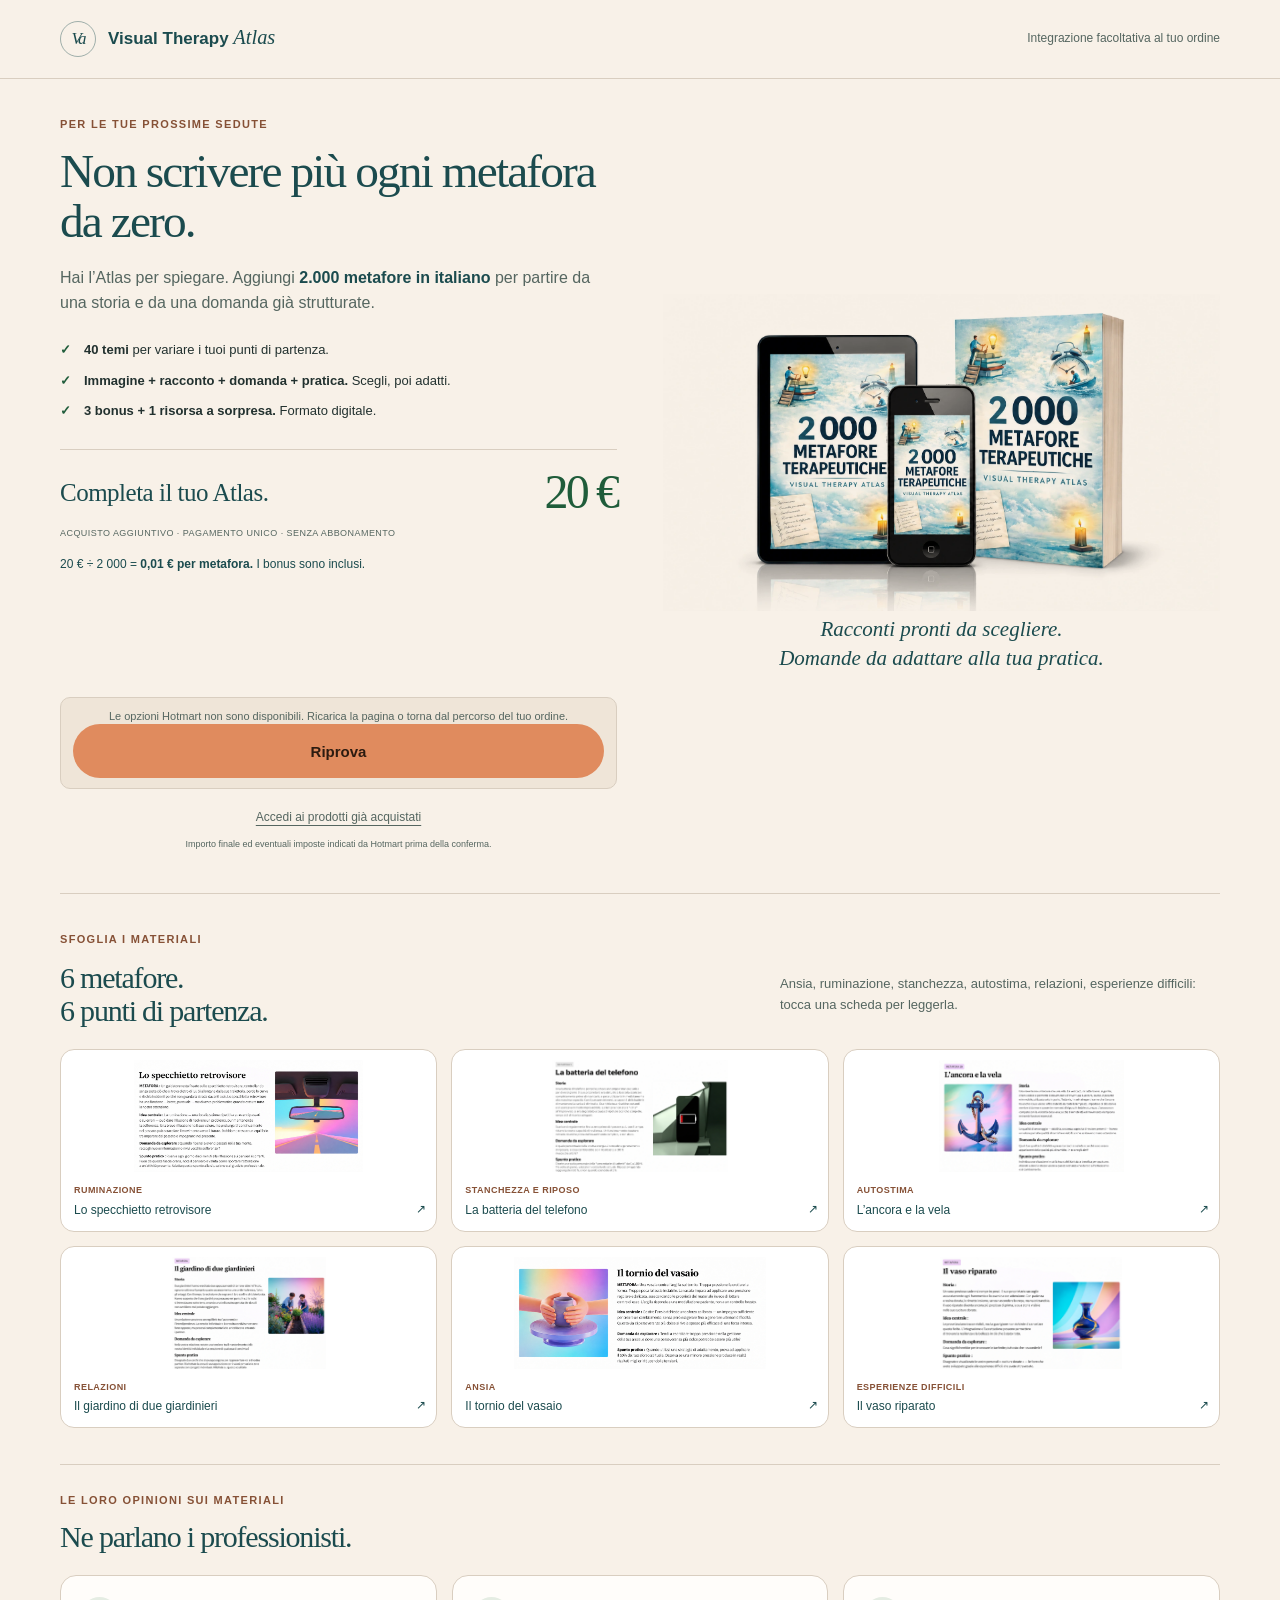
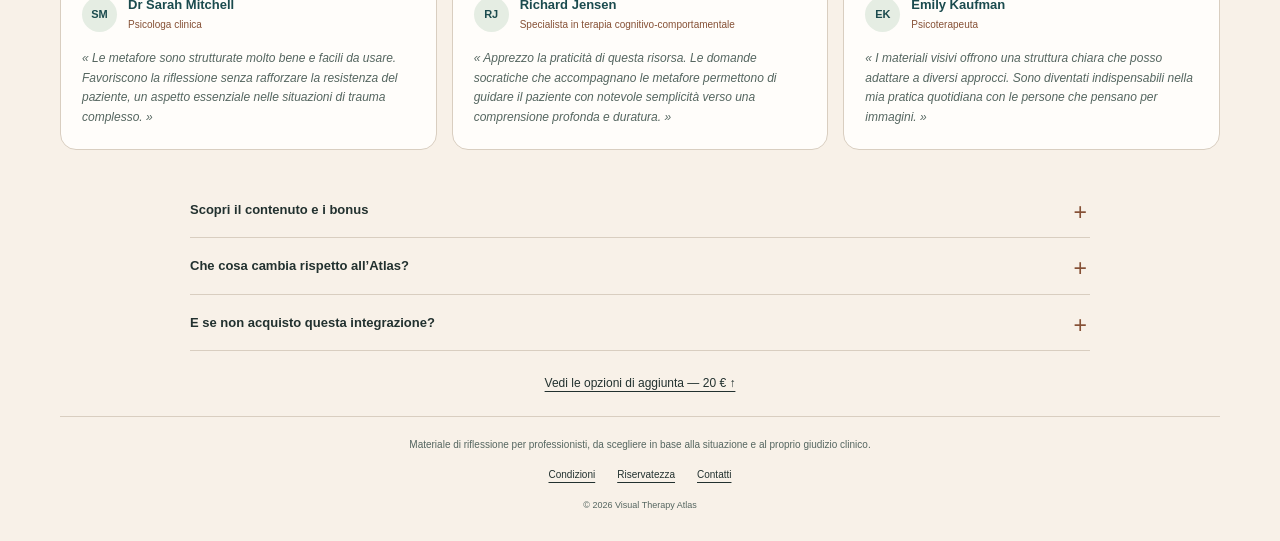
<file: index.html>
<!doctype html>
<html lang="it-IT"><head>
<meta charset="utf-8"><meta name="viewport" content="width=device-width,initial-scale=1">
<meta name="robots" content="noindex,nofollow"><meta name="theme-color" content="#1B4B4E">
<meta name="description" content="Aggiungi al tuo Atlas 2.000 metafore illustrate in italiano: racconti, domande e spunti di lavoro. Integrazione facoltativa, 20 € con pagamento unico.">
<title>Completa il tuo Atlas — 2.000 metafore</title>
<link rel="stylesheet" href="style.css"><script src="config.js?v=oneclick-1" defer></script><script src="main.js?v=oneclick-1" defer></script>
</head><body class="short-upsell">
<a class="skip" href="#contenu">Vai al contenuto</a>
<header class="brandbar"><div class="wrap brandline"><a class="brand" href="#contenu"><span class="mark" aria-hidden="true">Va</span><span>Visual Therapy <em>Atlas</em></span></a><span class="brandnote">Integrazione facoltativa al tuo ordine</span></div></header>
<main id="contenu">
<section class="fast-hero wrap" aria-labelledby="hero-title">
<div class="fast-copy">
<p class="eyebrow">Per le tue prossime sedute</p>
<h1 id="hero-title">Non scrivere più ogni metafora da zero.</h1>
<p class="fast-sub">Hai l’Atlas per spiegare. Aggiungi <strong>2.000 metafore in italiano</strong> per partire da una storia e da una domanda già strutturate.</p>
<ul class="fast-benefits"><li><strong>40 temi</strong> per variare i tuoi punti di partenza.</li><li><strong>Immagine + racconto + domanda + pratica.</strong> Scegli, poi adatti.</li><li><strong>3 bonus + 1 risorsa a sorpresa.</strong> Formato digitale.</li></ul>
<div class="fast-decision" id="ajouter" aria-labelledby="decision-title">
<div class="fast-price-row"><h2 id="decision-title">Completa il tuo Atlas.</h2><div class="fast-price">20&nbsp;€</div></div>
<p class="fast-payment">ACQUISTO AGGIUNTIVO · PAGAMENTO UNICO · SENZA ABBONAMENTO</p>
<p class="fast-unit-value">20 € ÷ 2 000 = <strong>0,01 € per metafora.</strong> I bonus sono inclusi.</p>
<div id="hotmart-sales-funnel"></div>
<div id="hotmart-status" role="status"><p id="hotmart-status-text">Caricamento delle opzioni sicure Hotmart…</p><button id="hotmart-retry" class="button" type="button" hidden>Riprova</button></div>
<a class="decline" href="obrigado.html">Accedi ai prodotti già acquistati</a>
<p class="fast-tax">Importo finale ed eventuali imposte indicati da Hotmart prima della conferma.</p>
</div>
</div>
<figure class="fast-visual"><img class="fast-product" src="assets/hero.webp" alt="Biblioteca di 2.000 metafore terapeutiche in italiano su tablet, telefono e copertina digitale" width="1600" height="909" fetchpriority="high"><figcaption>Racconti pronti da scegliere.<br>Domande da adattare alla tua pratica.</figcaption></figure>
</section>
<section class="fast-example wrap" aria-labelledby="example-title">
<div class="fast-example-copy"><p class="eyebrow">Sfoglia i materiali</p><h2 id="example-title">6 metafore.<br>6 punti di partenza.</h2><p>Ansia, ruminazione, stanchezza, autostima, relazioni, esperienze difficili: tocca una scheda per leggerla.</p></div>
<div class="fast-sample-grid">
<button class="fast-sample" type="button" data-image="assets/anxiety-2.webp" data-title="Lo specchietto retrovisore" aria-label="Ingrandisci la metafora dello specchietto retrovisore"><img src="assets/anxiety-2.webp" alt="Metafora italiana dello specchietto retrovisore per esplorare la ruminazione" width="1600" height="784" loading="lazy"><span><small>Ruminazione</small>Lo specchietto retrovisore <b aria-hidden="true">↗</b></span></button>
<button class="fast-sample" type="button" data-image="assets/burnout-2.webp" data-title="La batteria del telefono" aria-label="Ingrandisci la metafora della batteria del telefono"><img src="assets/burnout-2.webp" alt="Metafora italiana della batteria del telefono su stanchezza e riposo" width="1573" height="1000" loading="lazy"><span><small>Stanchezza e riposo</small>La batteria del telefono <b aria-hidden="true">↗</b></span></button>
<button class="fast-sample" type="button" data-image="assets/selfesteem-2.webp" data-title="L’ancora e la vela" aria-label="Ingrandisci la metafora dell’ancora e della vela"><img src="assets/selfesteem-2.webp" alt="Metafora italiana dell’ancora e della vela sull’autostima" width="1600" height="971" loading="lazy"><span><small>Autostima</small>L’ancora e la vela <b aria-hidden="true">↗</b></span></button>
<button class="fast-sample" type="button" data-image="assets/relationships-1.webp" data-title="Il giardino di due giardinieri" aria-label="Ingrandisci la metafora del giardino di due giardinieri"><img src="assets/relationships-1.webp" alt="Metafora italiana del giardino di due giardinieri sulle relazioni" width="1470" height="1070" loading="lazy"><span><small>Relazioni</small>Il giardino di due giardinieri <b aria-hidden="true">↗</b></span></button>
<button class="fast-sample" type="button" data-image="assets/anxiety-1.webp" data-title="Il tornio del vasaio" aria-label="Ingrandisci la metafora del tornio del vasaio"><img src="assets/anxiety-1.webp" alt="Metafora italiana del tornio del vasaio su ansia e pressione" width="1600" height="711" loading="lazy"><span><small>Ansia</small>Il tornio del vasaio <b aria-hidden="true">↗</b></span></button>
<button class="fast-sample" type="button" data-image="assets/trauma-1.webp" data-title="Il vaso riparato" aria-label="Ingrandisci la metafora del vaso riparato"><img src="assets/trauma-1.webp" alt="Metafora italiana del vaso riparato sulle esperienze difficili" width="1599" height="984" loading="lazy"><span><small>Esperienze difficili</small>Il vaso riparato <b aria-hidden="true">↗</b></span></button>
</div>
</section>
<section class="fast-testimonials wrap" aria-labelledby="testimonials-title">
<div class="testimonials-head"><div><p class="eyebrow">Le loro opinioni sui materiali</p><h2 id="testimonials-title">Ne parlano i professionisti.</h2></div><p class="testimonials-hint">Scorri le recensioni →</p></div>
<div class="testimonial-grid" role="list" aria-label="Tre opinioni di professionisti">
<article class="testimonial-card" role="listitem" tabindex="0"><header><span class="testimonial-initials" aria-hidden="true">SM</span><div><h3>Dr Sarah Mitchell</h3><p>Psicologa clinica</p></div></header><blockquote>« Le metafore sono strutturate molto bene e facili da usare. Favoriscono la riflessione senza rafforzare la resistenza del paziente, un aspetto essenziale nelle situazioni di trauma complesso. »</blockquote></article>
<article class="testimonial-card" role="listitem" tabindex="0"><header><span class="testimonial-initials" aria-hidden="true">RJ</span><div><h3>Richard Jensen</h3><p>Specialista in terapia cognitivo-comportamentale</p></div></header><blockquote>« Apprezzo la praticità di questa risorsa. Le domande socratiche che accompagnano le metafore permettono di guidare il paziente con notevole semplicità verso una comprensione profonda e duratura. »</blockquote></article>
<article class="testimonial-card" role="listitem" tabindex="0"><header><span class="testimonial-initials" aria-hidden="true">EK</span><div><h3>Emily Kaufman</h3><p>Psicoterapeuta</p></div></header><blockquote>« I materiali visivi offrono una struttura chiara che posso adattare a diversi approcci. Sono diventati indispensabili nella mia pratica quotidiana con le persone che pensano per immagini. »</blockquote></article>
</div>
</section>
<section class="fast-details wrap" aria-label="Contenuto e domande">
<details><summary>Scopri il contenuto e i bonus</summary><div class="details-body"><p><strong>La biblioteca:</strong> 2.000 metafore illustrate su 40 temi, con racconto, idea centrale, domanda aperta e spunto pratico.</p><ul><li>Bonus 1: accompagnare le persone che si sentono giudicate.</li><li>Bonus 2: 75 metafore per bambini e adolescenti.</li><li>Bonus 3: procrastinazione ed evitamento.</li><li>In più: una risorsa complementare a sorpresa.</li></ul><p>File digitali in italiano, da consultare o stampare secondo la licenza. Non viene spedito alcun libro cartaceo.</p></div></details>
<details><summary>Che cosa cambia rispetto all’Atlas?</summary><div class="details-body"><p>L’Atlas organizza i concetti in schemi e comprende già 32 metafore visive. Questa integrazione aggiunge un’ampia biblioteca di racconti e domande per variare i tuoi materiali. Il tuo Atlas resta utilizzabile da solo.</p></div></details>
<details><summary>E se non acquisto questa integrazione?</summary><div class="details-body"><p>Conservi i prodotti già acquistati. Rifiutare questa aggiunta non blocca il tuo accesso. I 20 € si riferiscono solo a questa integrazione facoltativa, con pagamento unico.</p></div></details>
<p class="fast-return"><a href="#ajouter">Vedi le opzioni di aggiunta — 20&nbsp;€ ↑</a></p>
</section>
</main>
<footer class="fast-footer wrap"><p>Materiale di riflessione per professionisti, da scegliere in base alla situazione e al proprio giudizio clinico.</p><nav aria-label="Informazioni"><a href="informations.html#conditions">Condizioni</a><a href="informations.html#confidentialite">Riservatezza</a><a href="informations.html#contact">Contatti</a></nav><p id="owner-line" hidden></p><small>© 2026 Visual Therapy Atlas</small></footer>
<dialog id="image-dialog" aria-labelledby="dialog-title"><div class="dialog-bar"><h2 id="dialog-title">Lo specchietto retrovisore</h2><button type="button" id="close-dialog" aria-label="Chiudi l’anteprima">Chiudi ✕</button></div><div class="dialog-image"><img id="dialog-img" alt="Scheda ingrandita della metafora" width="1600" height="784"></div><p>Sul telefono, scorri orizzontalmente per leggere.</p></dialog>
</body></html>
</file>
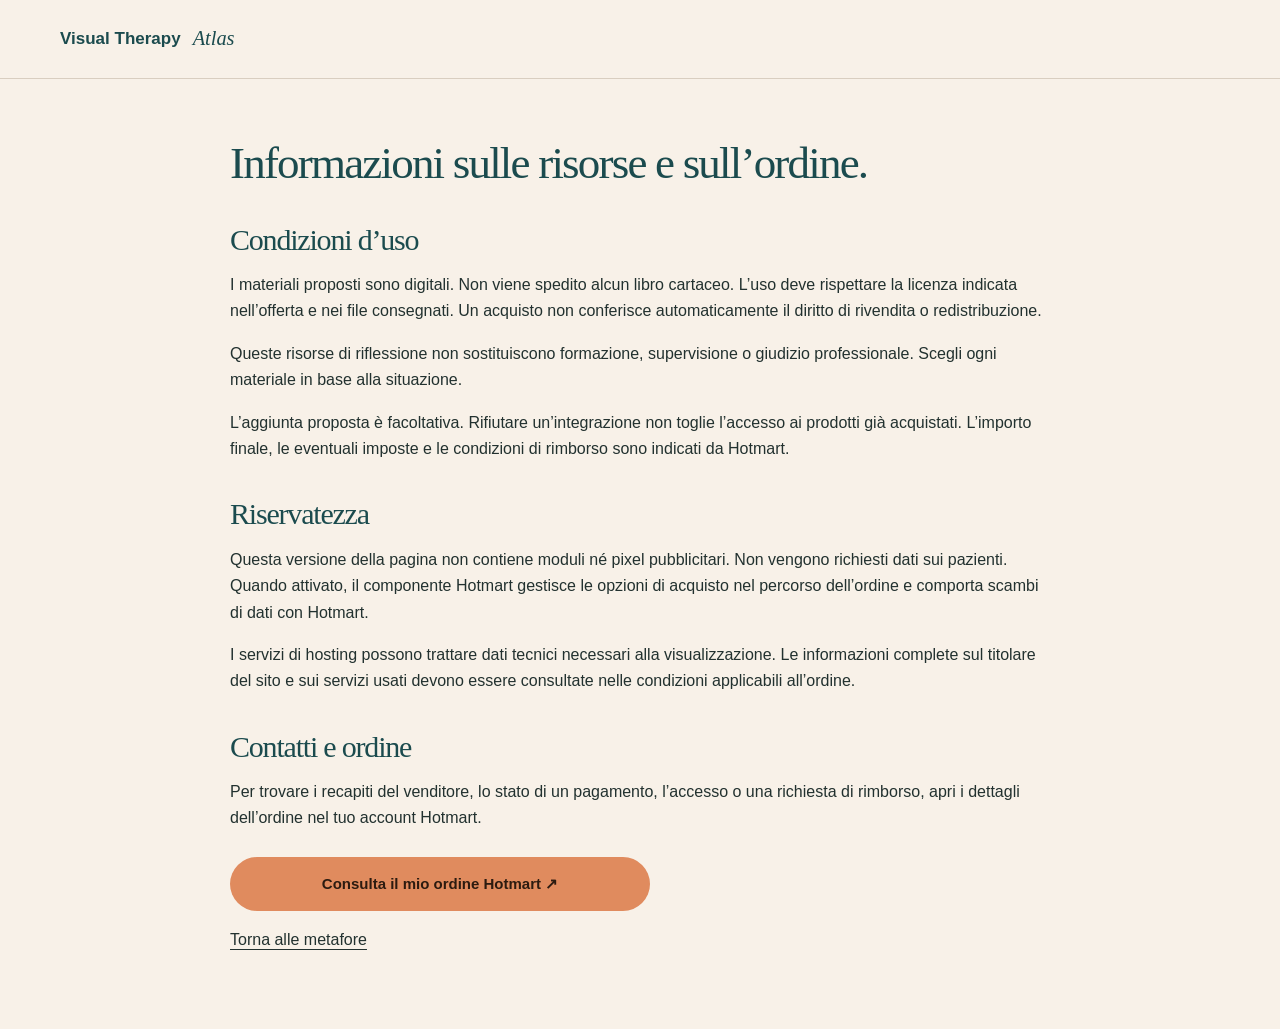
<file: informations.html>
<!doctype html><html lang="it-IT"><head><meta charset="utf-8"><meta name="viewport" content="width=device-width,initial-scale=1"><meta name="robots" content="noindex,nofollow"><title>Informazioni | Visual Therapy Atlas</title><link rel="stylesheet" href="style.css"></head><body><header class="brandbar"><div class="wrap brandline"><a class="brand" href="index.html">Visual Therapy <em>Atlas</em></a></div></header><main class="simple wrap"><h1>Informazioni sulle risorse e sull’ordine.</h1><section id="conditions"><h2>Condizioni d’uso</h2><p>I materiali proposti sono digitali. Non viene spedito alcun libro cartaceo. L’uso deve rispettare la licenza indicata nell’offerta e nei file consegnati. Un acquisto non conferisce automaticamente il diritto di rivendita o redistribuzione.</p><p>Queste risorse di riflessione non sostituiscono formazione, supervisione o giudizio professionale. Scegli ogni materiale in base alla situazione.</p><p>L’aggiunta proposta è facoltativa. Rifiutare un’integrazione non toglie l’accesso ai prodotti già acquistati. L’importo finale, le eventuali imposte e le condizioni di rimborso sono indicati da Hotmart.</p></section><section id="confidentialite"><h2>Riservatezza</h2><p>Questa versione della pagina non contiene moduli né pixel pubblicitari. Non vengono richiesti dati sui pazienti. Quando attivato, il componente Hotmart gestisce le opzioni di acquisto nel percorso dell’ordine e comporta scambi di dati con Hotmart.</p><p>I servizi di hosting possono trattare dati tecnici necessari alla visualizzazione. Le informazioni complete sul titolare del sito e sui servizi usati devono essere consultate nelle condizioni applicabili all’ordine.</p></section><section id="contact"><h2>Contatti e ordine</h2><p>Per trovare i recapiti del venditore, lo stato di un pagamento, l’accesso o una richiesta di rimborso, apri i dettagli dell’ordine nel tuo account Hotmart.</p><a class="button" href="https://consumer.hotmart.com/">Consulta il mio ordine Hotmart ↗</a></section><p><a href="index.html">Torna alle metafore</a></p></main></body></html>
</file>
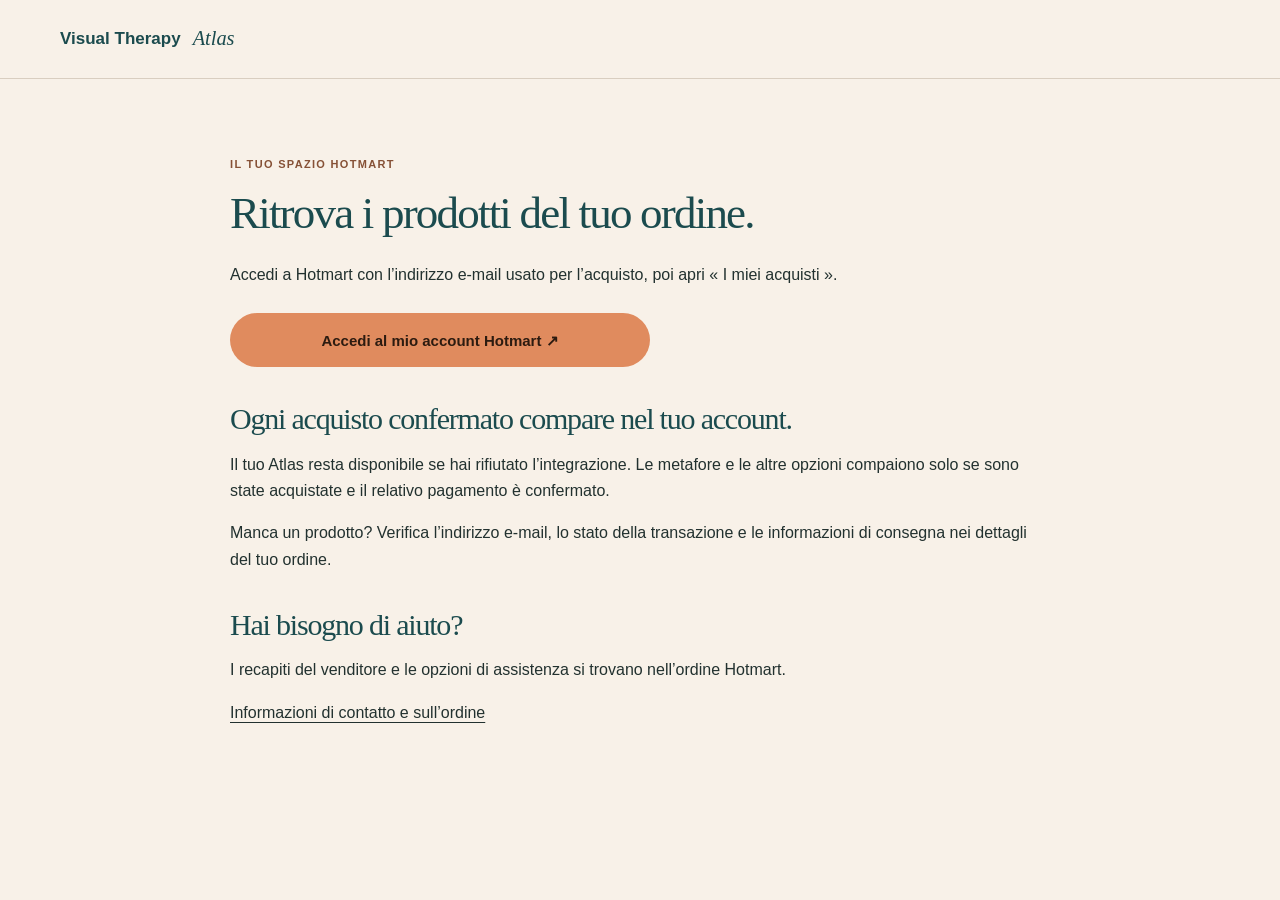
<file: obrigado.html>
<!doctype html><html lang="it-IT"><head><meta charset="utf-8"><meta name="viewport" content="width=device-width,initial-scale=1"><meta name="robots" content="noindex,nofollow"><title>I tuoi accessi | Visual Therapy Atlas</title><link rel="stylesheet" href="style.css"></head><body><header class="brandbar"><div class="wrap brandline"><a class="brand" href="index.html">Visual Therapy <em>Atlas</em></a></div></header><main class="simple wrap"><p class="eyebrow">Il tuo spazio Hotmart</p><h1>Ritrova i prodotti del tuo ordine.</h1><p>Accedi a Hotmart con l’indirizzo e-mail usato per l’acquisto, poi apri « I miei acquisti ».</p><a class="button" href="https://consumer.hotmart.com/">Accedi al mio account Hotmart ↗</a><h2>Ogni acquisto confermato compare nel tuo account.</h2><p>Il tuo Atlas resta disponibile se hai rifiutato l’integrazione. Le metafore e le altre opzioni compaiono solo se sono state acquistate e il relativo pagamento è confermato.</p><p>Manca un prodotto? Verifica l’indirizzo e-mail, lo stato della transazione e le informazioni di consegna nei dettagli del tuo ordine.</p><h2>Hai bisogno di aiuto?</h2><p>I recapiti del venditore e le opzioni di assistenza si trovano nell’ordine Hotmart.</p><p><a href="informations.html#contact">Informazioni di contatto e sull’ordine</a></p></main></body></html>
</file>
<file: style.css>
:root{--cream:#F8F1E8;--paper:#fffdfa;--ink:#22312F;--muted:#556660;--petrol:#1B4B4E;--green:#1F5C3A;--clay:#865136;--peach:#E08B5E;--line:#d9cec0;--serif:Georgia,'Times New Roman',serif;--sans:Inter,-apple-system,BlinkMacSystemFont,'Segoe UI',sans-serif}
*{box-sizing:border-box}html{scroll-behavior:smooth;scroll-padding-top:22px}body{margin:0;background:var(--cream);color:var(--ink);font:16px/1.65 var(--sans);-webkit-font-smoothing:antialiased}h1,h2,h3,p,figure{margin:0}img{display:block;max-width:100%;height:auto}button,summary{font:inherit;cursor:pointer}a{color:inherit;text-underline-offset:4px}a,button,summary{-webkit-tap-highlight-color:transparent}a:focus-visible,button:focus-visible,summary:focus-visible{outline:3px solid var(--clay);outline-offset:5px}[hidden]{display:none!important}.wrap{width:min(1160px,calc(100% - 48px));margin-inline:auto}.skip{position:fixed;top:6px;left:6px;z-index:10;transform:translateY(-150%);background:white;padding:10px}.skip:focus{transform:none}.brandbar{border-bottom:1px solid var(--line)}.brandline{min-height:78px;display:flex;justify-content:space-between;align-items:center;gap:20px}.brand{display:flex;align-items:center;gap:12px;font-size:17px;text-decoration:none;color:var(--petrol);font-weight:650}.brand em{font:italic 1.2em var(--serif)}.mark{width:36px;height:36px;display:grid;place-items:center;border:1px solid #1b4b4e66;border-radius:50%;font:italic 17px var(--serif);letter-spacing:-2px}.brandnote{font-size:12px;color:var(--muted)}h1,h2{font-family:var(--serif);font-weight:400;color:var(--petrol);line-height:1.08;letter-spacing:-.04em}h1{font-size:clamp(38px,4.1vw,59px)}h2{font-size:clamp(32px,3.4vw,47px)}h3{font-size:20px;line-height:1.3;color:var(--petrol)}.eyebrow{font-size:11px;letter-spacing:.12em;font-weight:750;text-transform:uppercase;color:var(--clay);margin-bottom:18px}.hero{display:grid;grid-template-columns:1.05fr 1fr;gap:40px;align-items:center;padding-block:54px 70px}.hero-sub{margin-top:22px;font-size:17px;line-height:1.65;color:var(--muted)}.hero-sub strong{color:var(--petrol);font-weight:650}.hero-specs{font-size:13px;margin-top:20px;color:var(--clay)}.hero-price{display:flex;align-items:center;gap:16px;margin:20px 0 18px}.hero-price strong{font:42px/1 var(--serif);color:var(--petrol)}.hero-price span{font-size:12px;color:var(--muted)}.button{display:flex;justify-content:center;align-items:center;gap:16px;min-height:54px;width:100%;padding:14px 23px;border:0;border-radius:999px;background:var(--peach);color:#2c1b10;font-size:15px;font-weight:750;line-height:1.4;text-decoration:none;text-align:center;transition:background .18s,transform .18s}.button:hover{background:#eda477;transform:translateY(-1px)}.button span{font-size:22px;line-height:1}.button-short{max-width:460px;margin:32px auto 0}.micro{font-size:11px;text-align:center;color:var(--muted);margin:10px 0 0}.decline{display:block;text-align:center;color:var(--muted);font-size:12px;margin-top:9px;padding:10px 0}.hero-visual{position:relative;min-width:0}.hero-visual img{position:relative;z-index:1;width:100%;mix-blend-mode:multiply}.visual-circle{position:absolute;inset:3% 4% 17%;border-radius:50%;background:#e7dece}.hero-visual figcaption{font-size:11px;line-height:1.6;text-align:center;color:var(--muted);margin-top:12px}.proofbar{background:var(--petrol);color:var(--cream)}.proofline{display:flex;justify-content:space-between;gap:20px;padding-block:22px}.proofline span{font-size:12px}.proofline strong{font-weight:750}.section{padding-block:80px}.intro{max-width:620px;color:var(--muted);margin-top:22px}.difference>div:first-child{max-width:770px}.compare-grid{display:grid;grid-template-columns:1fr 30px 1fr;gap:20px;align-items:center;margin-top:34px}.compare{background:var(--paper);border:1px solid var(--line);padding:30px;border-radius:16px;align-self:stretch}.compare h3{font:28px var(--serif);margin:18px 0 12px}.compare p{font-size:14px;color:var(--muted)}.compare-new{background:#e5ede3;border-color:#c0d1bd}.tag{font-size:10px;letter-spacing:.1em;text-transform:uppercase;color:var(--clay);font-weight:750}.plus{font:36px var(--serif);color:var(--clay);text-align:center}.small{font-size:12px;color:var(--muted);margin-top:22px}.centered{text-align:center}.method{background:#ece2d5;border-radius:50% 50% 0 0 / 26px 26px 0 0}.section-head{max-width:730px;margin:0 auto 34px;text-align:center}.section-head>p:not(.eyebrow){margin-top:20px;color:var(--muted);font-size:15px}.steps{list-style:none;padding:0;margin:0;display:grid;grid-template-columns:repeat(4,1fr);gap:16px}.steps li{padding:25px 22px;border:1px solid #d4c7b6;border-radius:15px;background:var(--cream)}.step-num{font:32px var(--serif);color:var(--clay);display:block;margin-bottom:23px}.steps h3{font-size:17px;margin-bottom:12px}.steps p{font-size:13px;color:var(--muted)}.quote-example{max-width:800px;border-left:3px solid var(--peach);padding:0 0 0 24px;margin:40px auto 0}.quote{font:italic 25px/1.4 var(--serif);color:var(--petrol);margin-bottom:18px}.quote-example>p:last-child{font-size:13px}.filters{display:flex;justify-content:center;flex-wrap:wrap;gap:8px;margin-bottom:28px}.filter{border:1px solid var(--line);background:transparent;border-radius:999px;padding:9px 16px;min-height:44px;font-size:13px;color:var(--petrol)}.filter[aria-pressed=true]{background:var(--petrol);color:#fffaf3;border-color:var(--petrol)}.theme{border:1px solid var(--line);padding:24px;border-radius:20px;background:var(--paper)}.theme-head{display:flex;justify-content:space-between;align-items:center;gap:15px;margin-bottom:20px}.theme-head span{font-size:12px;color:var(--muted)}.sample-grid{display:grid;grid-template-columns:repeat(3,1fr);gap:18px}.sample{background:white;border:1px solid #e6dfd5;border-radius:12px;overflow:hidden;padding:0;text-align:left;color:var(--petrol)}.sample img{width:100%;height:190px;object-fit:contain;padding:8px;background:white}.sample>span{display:flex;justify-content:space-between;gap:12px;font-size:13px;font-weight:650;line-height:1.45;border-top:1px solid #eee;padding:15px}.sample:hover{box-shadow:0 8px 20px #1b4b4e15}.gallery-note{max-width:740px;margin-inline:auto}.bonuses{background:#efe5d8}.bonus-grid{display:grid;grid-template-columns:1fr 1fr;gap:22px}.bonus{display:grid;grid-template-columns:.75fr 1fr;align-items:center;background:var(--paper);border:1px solid var(--line);border-radius:18px;padding:22px;gap:20px}.bonus img{mix-blend-mode:multiply;width:100%;height:210px;object-fit:contain}.bonus h3{font:25px/1.2 var(--serif);margin:12px 0}.bonus p{font-size:13px;color:var(--muted)}.bonus .eyebrow{font-size:9px;line-height:1.5}.audience-grid{display:grid;grid-template-columns:1fr 1fr;gap:50px;max-width:900px;margin-inline:auto}.audience-grid>div{border-top:1px solid var(--line);padding-top:24px}.audience-grid h3{font-size:17px;margin-bottom:17px}.audience-grid p{font-size:14px;color:var(--muted)}.check-list{padding-left:20px;margin:0;font-size:14px;color:var(--muted)}.check-list li{margin-bottom:9px}.offer{background:var(--green);color:#fdf8ef;border-radius:50% 50% 0 0 / 32px 32px 0 0}.offer-inner{max-width:760px;text-align:center}.offer .eyebrow{color:#f5c6a6}.offer h2{color:#fff8ee}.offer-list{list-style:none;padding:20px 0;margin:28px 0;border-block:1px solid #ffffff33;text-align:left}.offer-list li{position:relative;padding:9px 0 9px 26px;font-size:14px}.offer-list li:before{content:'✓';position:absolute;left:0;color:#f5c6a6}.offer-price{font:100px/1 var(--serif);letter-spacing:-.07em}.offer-price span{font-size:66px}.price-caption{font-size:10px;letter-spacing:.1em;margin:17px 0}.offer-terms{max-width:560px;font-size:11px;margin:0 auto 25px;color:#ecf0e2}.widget-card{background:var(--cream);color:var(--ink);padding:25px;border-radius:18px;max-width:590px;margin:0 auto}.widget-heading{font:23px/1.3 var(--serif);color:var(--petrol);margin-bottom:16px}.widget-card [role=status]{font-size:13px;color:var(--muted);padding:14px;background:#eee3d4;border-radius:10px}.widget-card .button{margin-top:14px}.widget-card .decline{font-size:13px}.light{color:#e1ebdb}.faq{max-width:880px}.faq details{border-bottom:1px solid var(--line)}.faq summary{padding:23px 28px 23px 0;font-size:15px;font-weight:650;position:relative;list-style:none}.faq summary::-webkit-details-marker{display:none}.faq summary:after{content:'+';position:absolute;right:2px;top:20px;font-size:22px;font-weight:400;color:var(--clay)}.faq details[open] summary:after{content:'−'}.faq details p{font-size:14px;color:var(--muted);padding-bottom:23px;max-width:720px}.faq-last{font-size:14px;margin-top:35px}.footer{padding:42px 0 100px;border-top:1px solid var(--line);text-align:center}.footer-brand{justify-content:center;margin-bottom:20px}.footer p{font-size:11px;color:var(--muted);max-width:800px;margin:0 auto 20px}.footer nav{display:flex;flex-wrap:wrap;justify-content:center;gap:14px 24px;font-size:11px;margin-bottom:22px}.footer small{font-size:10px;color:var(--muted)}.sticky{display:none}dialog{width:min(1400px,96vw);max-height:94dvh;border:1px solid var(--line);border-radius:16px;padding:20px;background:var(--paper);color:var(--ink)}dialog::backdrop{background:#10292be6}.dialog-bar{display:flex;justify-content:space-between;gap:24px;align-items:center;margin-bottom:16px}.dialog-bar h2{font:25px var(--serif)}.dialog-bar button{min-height:44px;padding:8px 16px;border:1px solid var(--line);border-radius:999px;background:var(--cream);color:var(--petrol);font-size:13px}.dialog-image{overflow:auto;max-height:72dvh;border:1px solid #eee;background:white}.dialog-image img{width:100%;max-width:none;min-width:850px;height:auto}dialog>p{font-size:11px;color:var(--muted);margin-top:12px}#hotmart-sales-funnel iframe{border:0;display:block;width:100%!important;max-width:100%;min-width:0!important}.simple{max-width:820px;min-height:60vh;padding-block:60px}.simple h1{font-size:45px;margin-bottom:24px}.simple h2{font-size:30px;margin-top:36px;margin-bottom:16px}.simple p{margin:16px 0}.simple .button{max-width:420px;margin-top:25px}
@media(max-width:960px){.hero{gap:26px}.brandnote{display:none}.sample-grid{grid-template-columns:1fr}.sample{display:grid;grid-template-columns:1fr 1fr;align-items:center}.sample img{height:160px}.sample>span{border-top:0}.steps{grid-template-columns:1fr 1fr}.bonus{grid-template-columns:1fr}.bonus img{height:190px}.bonus-grid{gap:16px}}
@media(max-width:680px){.wrap{width:calc(100% - 36px)}.brandline{min-height:61px}.brand{font-size:15px}.mark{width:30px;height:30px}.hero{display:flex;flex-direction:column;gap:26px;padding-block:25px 36px}.hero-copy{width:100%}.hero .eyebrow{font-size:9px;margin-bottom:13px}.hero h1{font-size:clamp(33px,8.9vw,42px);line-height:1.08}.hero-sub{font-size:14px;line-height:1.55;margin-top:15px}.hero-specs{font-size:11px;margin-top:15px}.hero-price{margin-block:16px;gap:12px}.hero-price strong{font-size:36px}.hero-price span{font-size:11px}.button{font-size:13px;padding:13px 18px;min-height:52px}.micro{font-size:10px;line-height:1.5}.decline{font-size:11px;margin-top:5px;padding:10px 0}.hero-visual{width:100%;max-width:450px}.hero-visual figcaption{font-size:10px}.proofline{display:grid;grid-template-columns:1fr 1fr;gap:12px 20px;padding-block:20px}.proofline span{font-size:11px}.section{padding-block:48px}h2{font-size:32px;line-height:1.12}.eyebrow{font-size:9px;margin-bottom:13px}.intro{font-size:14px;margin-top:18px}.compare-grid{grid-template-columns:1fr;gap:12px;margin-top:26px}.compare{padding:24px}.compare h3{font-size:26px;margin:14px 0 10px}.compare p{font-size:13px}.plus{font-size:26px;line-height:1}.small{font-size:10px}.section-head{margin-bottom:26px}.section-head>p:not(.eyebrow){font-size:13px;margin-top:17px}.steps{gap:12px}.steps li{padding:20px 16px}.step-num{font-size:27px;margin-bottom:14px}.steps h3{font-size:15px}.steps p{font-size:12px;line-height:1.55}.quote-example{padding-left:18px;margin-top:28px}.quote{font-size:23px;line-height:1.35}.quote-example>p:last-child{font-size:12px}.filters{gap:7px;justify-content:flex-start}.filter{font-size:11px;padding:8px 12px}.theme{padding:16px;border-radius:15px}.theme-head{gap:10px;margin-bottom:15px}.theme-head h3{font-size:16px}.theme-head span{font-size:9px}.sample-grid{gap:12px}.sample{display:block}.sample img{height:auto;aspect-ratio:1.65;object-fit:contain;padding:8px}.sample>span{border-top:1px solid #eee;padding:12px;font-size:12px}.bonus-grid{grid-template-columns:1fr}.bonus{grid-template-columns:110px 1fr;padding:16px;gap:15px}.bonus img{height:165px}.bonus h3{font-size:22px}.bonus p{font-size:12px;line-height:1.55}.bonus .eyebrow{font-size:8px}.audience-grid{grid-template-columns:1fr;gap:25px}.audience-grid p,.check-list{font-size:13px}.offer-list li{font-size:13px;padding-block:8px}.offer-price{font-size:85px}.offer-price span{font-size:57px}.price-caption{font-size:9px;line-height:1.6}.offer-terms{font-size:10px}.widget-card{padding:20px 16px}.widget-heading{font-size:22px}.widget-card [role=status]{font-size:12px}.widget-card .decline{font-size:11px}.faq summary{font-size:13px;padding-block:20px}.faq details p{font-size:12px}.faq-last{font-size:12px}.footer{padding-bottom:115px}.footer p,.footer nav{font-size:10px}.sticky{display:flex;position:fixed;z-index:4;bottom:0;left:0;right:0;background:#fffdf9f5;border-top:1px solid var(--line);padding:10px 18px calc(10px + env(safe-area-inset-bottom));gap:20px;align-items:center;box-shadow:0 -5px 24px #1b4b4e0c;backdrop-filter:blur(8px)}.sticky>div{display:flex;flex-direction:column;white-space:nowrap}.sticky strong{font:25px/1 var(--serif);color:var(--petrol)}.sticky>div>span{font-size:9px;color:var(--muted)}.sticky .button{min-height:44px;font-size:12px}.sticky.is-hidden{transform:translateY(120%)}dialog{padding:14px}.dialog-bar{gap:14px}.dialog-bar h2{font-size:19px}.dialog-bar button{font-size:11px;padding-inline:11px}.simple{padding-block:40px}.simple h1{font-size:35px}.simple h2{font-size:27px}.simple p{font-size:14px}}
@media(max-width:359px){.wrap{width:calc(100% - 30px)}.hero h1{font-size:31px}.bonus{grid-template-columns:85px 1fr}.bonus img{height:150px}.steps{grid-template-columns:1fr}.sticky{padding-inline:15px;gap:15px}}
@media(prefers-reduced-motion:reduce){html{scroll-behavior:auto}*,*:before,*:after{transition:none!important}}

/* Upsell court : choix financier dans le hero, détails à la demande. */
.fast-hero{display:grid;grid-template-columns:1fr 1fr;gap:46px;align-items:center;padding-block:36px 42px}.fast-copy{min-width:0}.fast-hero h1{font-size:clamp(36px,3.7vw,54px);line-height:1.05}.fast-hero .eyebrow{margin-bottom:14px}.fast-sub{font-size:16px;line-height:1.6;color:var(--muted);margin-top:18px}.fast-sub strong{color:var(--petrol)}.fast-benefits{list-style:none;padding:0;margin:19px 0 22px}.fast-benefits li{position:relative;padding:6px 0 6px 24px;font-size:13px;line-height:1.5}.fast-benefits li:before{content:'✓';position:absolute;left:0;color:var(--green);font-weight:800}.fast-benefits strong{font-weight:700}.fast-decision{border-top:1px solid var(--line);padding-top:18px;scroll-margin-top:18px}.fast-price-row{display:flex;align-items:center;justify-content:space-between;gap:16px}.fast-price-row h2{font:25px/1.1 var(--serif);letter-spacing:-.02em}.fast-price{font:48px/1 var(--serif);color:var(--green);white-space:nowrap;letter-spacing:-.06em}.fast-payment{font-size:9px;letter-spacing:.05em;color:var(--muted);margin:10px 0 15px}.fast-decision #hotmart-status{font-size:12px;color:var(--muted);border:1px solid #d9cec0;background:#efe5d8;padding:12px 15px;border-radius:12px;line-height:1.5}.fast-decision .decline{font-size:12px;margin-top:9px;padding:10px 0}.fast-tax{font-size:9px;color:var(--muted);line-height:1.5;text-align:center}.fast-visual{min-width:0;align-self:center}.fast-visual img{width:100%;mix-blend-mode:multiply}.fast-visual figcaption{font:italic 21px/1.35 var(--serif);text-align:center;color:var(--petrol);margin:4px auto 0;max-width:330px}.fast-example{display:grid;grid-template-columns:1fr 1fr;gap:45px;align-items:center;border-top:1px solid var(--line);padding-block:36px}.fast-example h2{font-size:30px;line-height:1.1}.fast-example-copy>p:not(.eyebrow){font-size:13px;color:var(--muted);margin-top:14px}.fast-example-copy .fast-punch{font-size:15px;line-height:1.5}.fast-punch strong{color:var(--petrol)}.fast-sample{padding:12px;border:1px solid var(--line);border-radius:14px;background:white;color:var(--petrol)}.fast-sample img{width:100%;height:195px;object-fit:contain}.fast-sample>span{display:block;padding-top:10px;font-size:11px;text-align:center}.fast-details{max-width:900px;padding-block:0 22px}.fast-details details{border-bottom:1px solid var(--line)}.fast-details summary{font-size:13px;font-weight:650;list-style:none;padding:17px 30px 17px 0;position:relative}.fast-details summary::-webkit-details-marker{display:none}.fast-details summary:after{content:'+';position:absolute;right:3px;top:12px;font-size:23px;font-weight:400;color:var(--clay)}.fast-details details[open] summary:after{content:'−'}.details-body{padding:0 0 20px;font-size:13px;color:var(--muted)}.details-body p+p{margin-top:12px}.details-body ul{padding-left:20px}.details-body li{margin:6px 0}.fast-return{text-align:center;font-size:12px;margin-top:23px}.fast-footer{padding-block:20px 28px;border-top:1px solid var(--line);text-align:center}.fast-footer>p{font-size:10px;color:var(--muted);margin-bottom:13px}.fast-footer nav{display:flex;flex-wrap:wrap;justify-content:center;gap:22px;font-size:10px}.fast-footer small{display:block;margin-top:15px;font-size:9px;color:var(--muted)}
@media(max-width:680px){.short-upsell .brandline{min-height:53px}.fast-hero{display:flex;flex-direction:column;gap:20px;padding-block:22px 28px}.fast-copy{width:100%}.fast-hero h1{font-size:clamp(32px,8.8vw,39px);line-height:1.05}.fast-hero .eyebrow{font-size:9px;margin-bottom:12px}.fast-sub{font-size:13px;line-height:1.55;margin-top:13px}.fast-benefits{margin:13px 0 15px}.fast-benefits li{font-size:12px;padding-block:5px}.fast-decision{padding-top:13px}.fast-price-row h2{font-size:22px}.fast-price{font-size:40px}.fast-payment{font-size:8px;margin-block:8px 11px;letter-spacing:.025em}.fast-decision #hotmart-status{font-size:11px;padding:10px 12px}.fast-decision .decline{font-size:11px;margin-top:4px;padding-block:9px}.fast-tax{font-size:8px}.fast-visual{width:100%;max-width:345px}.fast-visual img{max-height:190px;object-fit:contain}.fast-visual figcaption{font-size:17px;margin-top:0}.fast-example{grid-template-columns:1fr;gap:20px;padding-block:27px}.fast-example h2{font-size:27px}.fast-example-copy>p:not(.eyebrow){font-size:12px}.fast-example-copy .fast-punch{font-size:14px}.fast-sample img{height:auto;max-height:190px}.fast-details summary{font-size:12px;padding-block:16px}.details-body{font-size:12px}.fast-return{font-size:11px}.fast-footer{padding-bottom:25px}.fast-footer>p{font-size:9px}.fast-footer nav{font-size:9px}}


.fast-accept{background:var(--green);color:#fffaf0;cursor:not-allowed;margin-block:0 8px;opacity:1}.fast-accept:hover{background:var(--green);transform:none}.fast-decision #hotmart-status{padding:0;border:0;background:transparent;text-align:center;font-size:10px;line-height:1.4}.fast-decision #hotmart-status-text{margin:0}.fast-hero .fast-benefits li{line-height:1.45}
.fast-unit-value{font-size:12px;color:var(--petrol);line-height:1.45;margin:0 0 13px}.fast-unit-value strong{font-weight:750}.fast-example{display:block}.fast-example>.fast-example-copy{display:flex;align-items:center;justify-content:space-between;gap:30px;flex-wrap:wrap;margin-bottom:22px}.fast-example-copy>.eyebrow{flex-basis:100%;margin-bottom:-17px}.fast-example-copy>h2{max-width:390px}.fast-example-copy>p:not(.eyebrow){max-width:440px;margin-top:0}.fast-sample-grid{display:grid;grid-template-columns:repeat(4,minmax(0,1fr));gap:14px}.fast-sample-grid .fast-sample{min-width:0;padding:10px;text-align:left;display:flex;flex-direction:column}.fast-sample-grid .fast-sample img{height:116px;object-fit:contain;width:100%}.fast-sample-grid .fast-sample>span{font-size:12px;line-height:1.35;text-align:left;padding:12px 3px 3px;position:relative;width:100%;padding-right:14px}.fast-sample-grid small{display:block;font-size:9px;font-weight:750;color:var(--clay);text-transform:uppercase;letter-spacing:.05em;margin-bottom:5px}.fast-sample-grid b{position:absolute;right:0;bottom:4px;font-weight:400}.fast-sample-grid .fast-sample:hover{border-color:var(--petrol)}
@media(max-width:680px){.fast-unit-value{font-size:11px;margin-bottom:12px}.fast-example>.fast-example-copy{display:block;margin-bottom:18px}.fast-example-copy>.eyebrow{margin-bottom:12px}.fast-example-copy>p:not(.eyebrow){margin-top:13px;font-size:12px}.fast-sample-grid{grid-template-columns:repeat(2,minmax(0,1fr));gap:10px}.fast-sample-grid .fast-sample{padding:8px}.fast-sample-grid .fast-sample img{height:85px}.fast-sample-grid .fast-sample>span{font-size:11px;padding-top:9px}.fast-sample-grid small{font-size:8px;letter-spacing:.02em}}
/* Six samples and owner-supplied testimonials, compact on mobile. */
.fast-sample-grid{grid-template-columns:repeat(3,minmax(0,1fr))}.fast-sample-grid .fast-sample img{height:112px}.fast-testimonials{padding-block:26px 32px;border-top:1px solid var(--line)}.testimonials-head{display:flex;justify-content:space-between;align-items:end;gap:20px;margin-bottom:20px}.testimonials-head .eyebrow{margin-bottom:11px}.testimonials-head h2{font-size:30px;line-height:1.15}.testimonials-hint{display:none}.testimonial-grid{display:grid;grid-template-columns:repeat(3,minmax(0,1fr));gap:15px}.testimonial-card{min-width:0;margin:0;padding:21px;background:var(--paper);border:1px solid var(--line);border-radius:16px}.testimonial-card:focus-visible{outline:3px solid var(--clay);outline-offset:2px}.testimonial-card>header{display:flex;gap:11px;align-items:center}.testimonial-initials{display:grid;place-items:center;width:35px;height:35px;flex:none;border-radius:50%;background:#e5ede3;color:var(--petrol);font-size:11px;font-weight:750}.testimonial-card h3{font-size:13px;line-height:1.3}.testimonial-card header p{font-size:10px;line-height:1.4;color:var(--clay);margin-top:4px}.testimonial-card blockquote{padding:0;margin:17px 0 0;font-size:12px;line-height:1.65;color:var(--muted);font-style:italic}
@media(max-width:680px){.fast-sample-grid{grid-template-columns:repeat(2,minmax(0,1fr))}.fast-sample-grid .fast-sample img{height:85px}.fast-testimonials{padding-block:24px 28px}.testimonials-head{display:block;margin-bottom:16px}.testimonials-head h2{font-size:26px}.testimonials-hint{display:block;margin-top:12px;font-size:10px;color:var(--muted)}.testimonial-grid{display:flex;overflow-x:auto;scroll-snap-type:x mandatory;gap:12px;padding:3px 2px 12px;scrollbar-width:thin;scrollbar-color:#b2bfae transparent}.testimonial-card{flex:0 0 88%;scroll-snap-align:start;padding:20px}.testimonial-card blockquote{font-size:12px;line-height:1.65}.testimonial-card h3{font-size:13px}}
.fast-decision #hotmart-sales-funnel{min-width:0;width:100%}.fast-decision #hotmart-sales-funnel:not([hidden]){min-height:110px}.fast-decision #hotmart-status{padding:10px 12px;border:1px solid var(--line);border-radius:10px;background:#efe5d8;font-size:11px;line-height:1.5}
</file>
